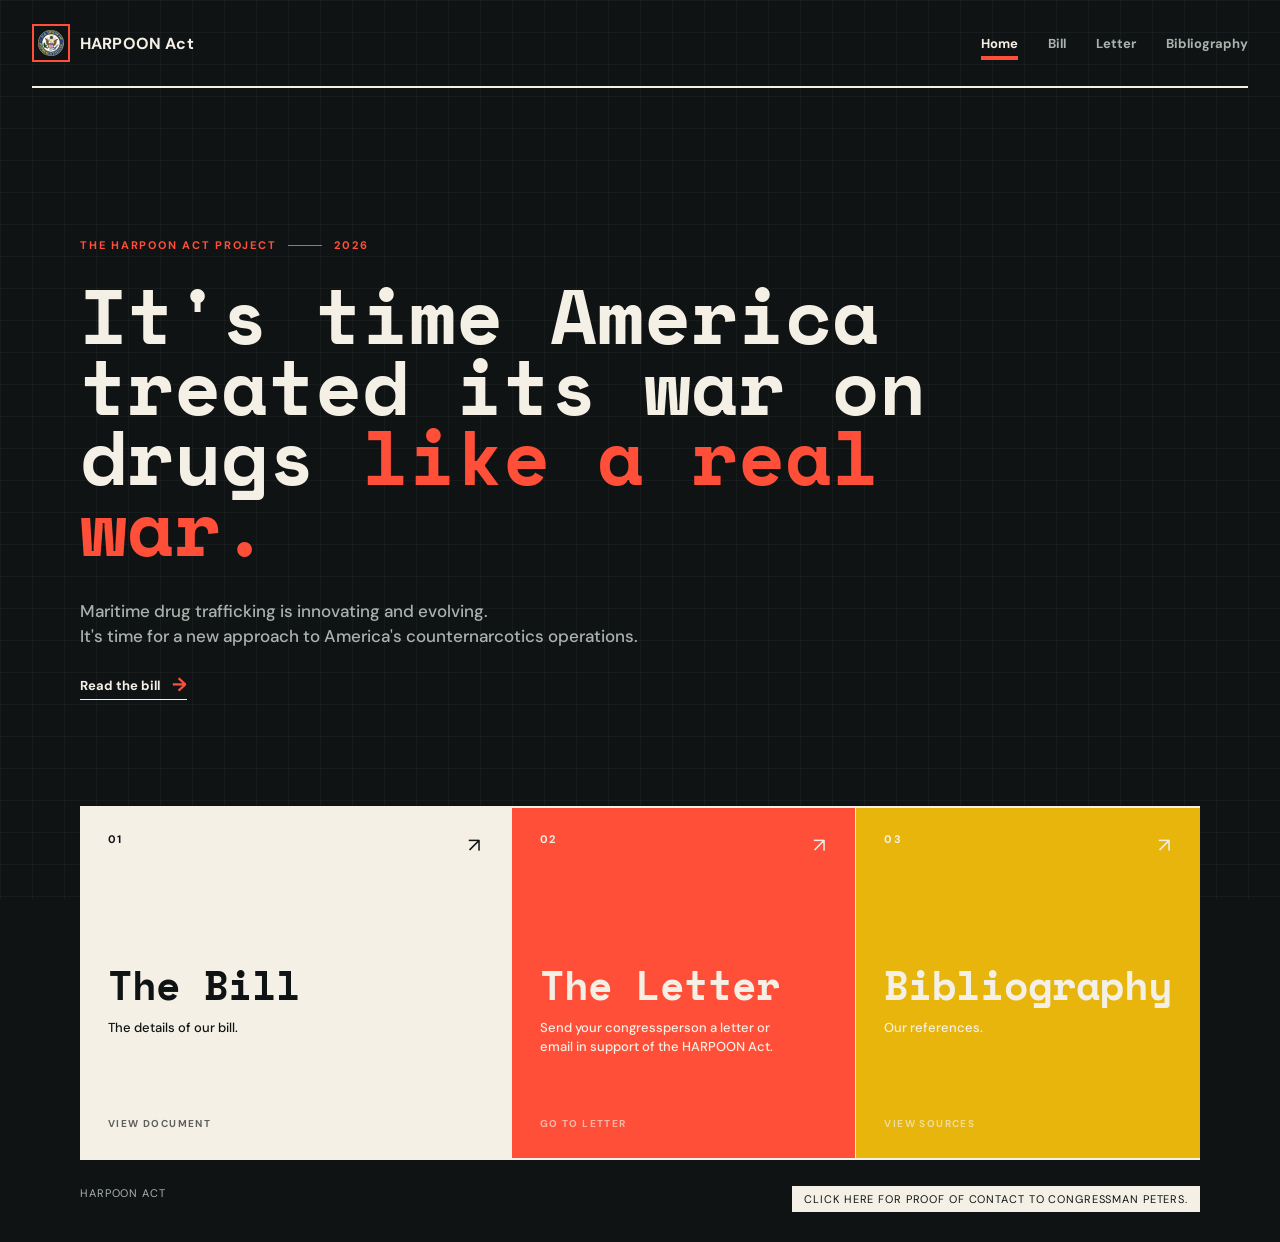
<file: index.html>
<!doctype html>
<html lang="en">
<head>
  <meta charset="utf-8">
  <meta name="viewport" content="width=device-width, initial-scale=1">
  <meta name="description" content="A working notebook for the HARPOON Act project.">
  <title>HARPOON Act</title>
  <link rel="preconnect" href="https://fonts.googleapis.com">
  <link rel="preconnect" href="https://fonts.gstatic.com" crossorigin>
  <link href="https://fonts.googleapis.com/css2?family=DM+Sans:wght@400;500;700&family=Space+Mono:wght@400;700&display=swap" rel="stylesheet">
  <link rel="stylesheet" href="styles.css">
  <link rel="icon" type="image/png" href="assets/secwar.png">
</head>
<body>
  <header class="site-header">
    <a class="brand" href="index.html" aria-label="HARPOON Act home"><span class="brand-mark"><img src="assets/house-seal.svg" alt="House of Representatives seal"></span><span>HARPOON Act</span></a>
    <nav class="site-nav" aria-label="Main navigation">
      <a class="active" href="index.html" aria-current="page">Home</a><a href="bill.html">Bill</a><a href="letter.html">Letter</a><a href="bibliography.html">Bibliography</a>
    </nav>
  </header>
  <main>
    <section class="hero page-width">
      <p class="eyebrow">The HARPOON Act project <span></span> 2026</p>
      <h1>It's time America treated its war on drugs <em>like a real war.</em></h1>
      <p class="hero-intro">Maritime drug trafficking is innovating and evolving. <span class="nowrap-sentence">It's time for a new approach to America's counternarcotics operations.</span></p>
      <a class="text-link" href="bill.html">Read the bill <span aria-hidden="true">→</span></a>
    </section>
    <section class="home-grid page-width" aria-label="Project sections">
      <a class="feature-panel panel-bill" href="bill.html"><div class="panel-top"><span>01</span><span class="arrow">↗</span></div><h2>The Bill</h2><p>The details of our bill.</p><span class="panel-label">View document</span></a>
      <a class="feature-panel panel-letter" href="letter.html"><div class="panel-top"><span>02</span><span class="arrow">↗</span></div><h2>The Letter</h2><p>Send your congressperson a letter or email in support of the HARPOON Act.</p><span class="panel-label">Go to letter</span></a>
      <a class="feature-panel panel-sources" href="bibliography.html"><div class="panel-top"><span>03</span><span class="arrow">↗</span></div><h2>Bibliography</h2><p>Our references.</p><span class="panel-label">View sources</span></a>
    </section>
  </main>
  <footer class="site-footer page-width"><span>HARPOON Act</span><a class="proof-link" href="proof-of-letter.html">Click here for proof of contact to Congressman Peters.</a></footer>
</body>
</html>
</file>
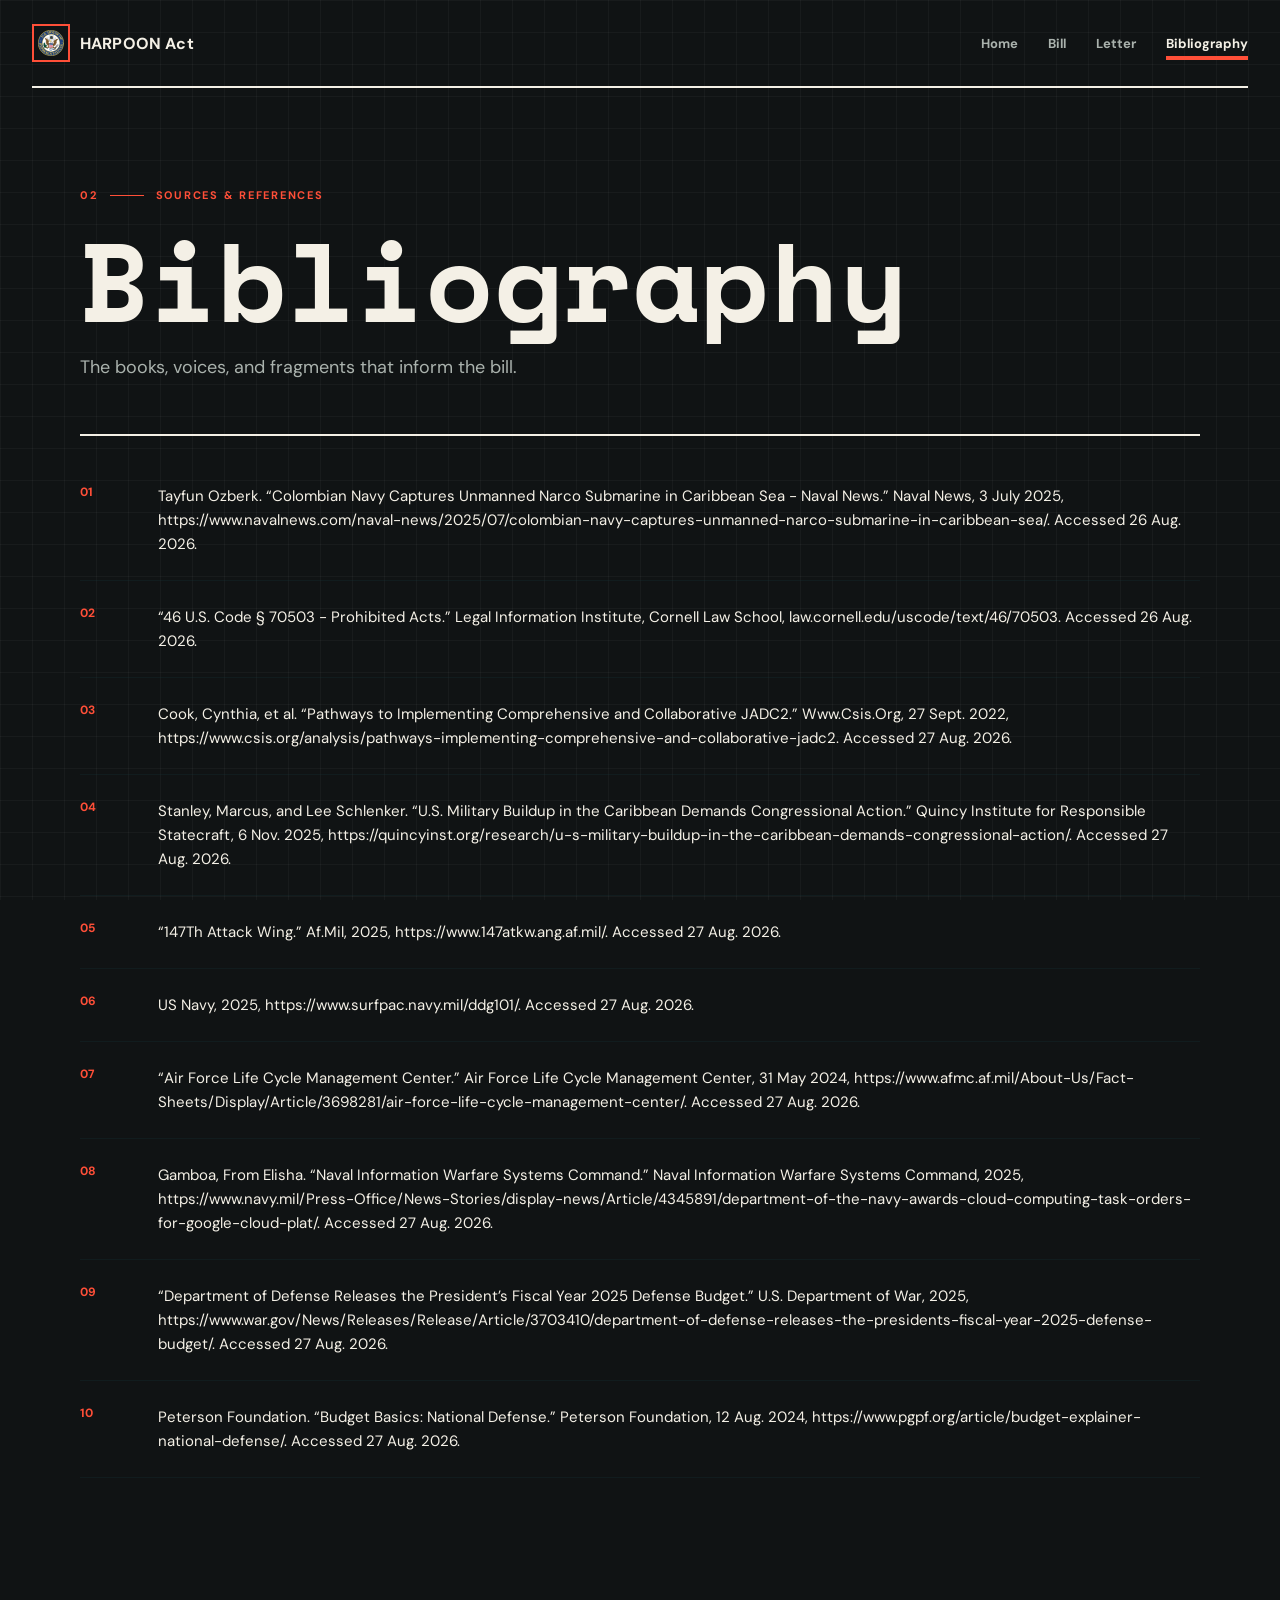
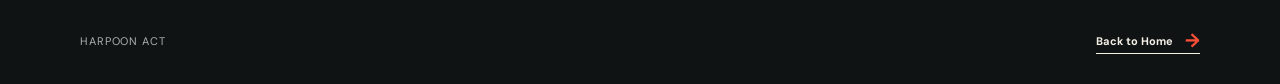
<file: bibliography.html>
<!doctype html>
<html lang="en">
<head><meta charset="utf-8"><meta name="viewport" content="width=device-width, initial-scale=1"><title>HARPOON Act</title><link rel="preconnect" href="https://fonts.googleapis.com"><link rel="preconnect" href="https://fonts.gstatic.com" crossorigin><link href="https://fonts.googleapis.com/css2?family=DM+Sans:wght@400;500;700&family=Space+Mono:wght@400;700&display=swap" rel="stylesheet"><link rel="stylesheet" href="styles.css"><link rel="icon" type="image/png" href="assets/secwar.png"></head>
<body>
  <header class="site-header"><a class="brand" href="index.html" aria-label="HARPOON Act home"><span class="brand-mark"><img src="assets/house-seal.svg" alt="House of Representatives seal"></span><span>HARPOON Act</span></a><nav class="site-nav" aria-label="Main navigation"><a href="index.html">Home</a><a href="bill.html">Bill</a><a href="letter.html">Letter</a><a class="active" href="bibliography.html" aria-current="page">Bibliography</a></nav></header>
  <main class="page-width inner-page"><p class="eyebrow">02 <span></span> Sources &amp; references</p><h1>Bibliography</h1><p class="lede">The books, voices, and fragments that inform the bill.</p><div class="rule"></div><div class="source-list"><div class="source-item"><span class="source-number">01</span><p class="citation">Tayfun Ozberk. &ldquo;Colombian Navy Captures Unmanned Narco Submarine in Caribbean Sea - Naval News.&rdquo; Naval News, 3 July 2025, https://www.navalnews.com/naval-news/2025/07/colombian-navy-captures-unmanned-narco-submarine-in-caribbean-sea/. Accessed 26 Aug. 2026.</p></div><div class="source-item"><span class="source-number">02</span><p class="citation">&ldquo;46 U.S. Code &sect; 70503 - Prohibited Acts.&rdquo; Legal Information Institute, Cornell Law School, law.cornell.edu/uscode/text/46/70503. Accessed 26 Aug. 2026.</p></div><div class="source-item"><span class="source-number">03</span><p class="citation">Cook, Cynthia, et al. &ldquo;Pathways to Implementing Comprehensive and Collaborative JADC2.&rdquo; Www.Csis.Org, 27 Sept. 2022, https://www.csis.org/analysis/pathways-implementing-comprehensive-and-collaborative-jadc2. Accessed 27 Aug. 2026.</p></div><div class="source-item"><span class="source-number">04</span><p class="citation">Stanley, Marcus, and Lee Schlenker. &ldquo;U.S. Military Buildup in the Caribbean Demands Congressional Action.&rdquo; Quincy Institute for Responsible Statecraft, 6 Nov. 2025, https://quincyinst.org/research/u-s-military-buildup-in-the-caribbean-demands-congressional-action/. Accessed 27 Aug. 2026.</p></div><div class="source-item"><span class="source-number">05</span><p class="citation">&ldquo;147Th Attack Wing.&rdquo; Af.Mil, 2025, https://www.147atkw.ang.af.mil/. Accessed 27 Aug. 2026.</p></div><div class="source-item"><span class="source-number">06</span><p class="citation">US Navy, 2025, https://www.surfpac.navy.mil/ddg101/. Accessed 27 Aug. 2026.</p></div><div class="source-item"><span class="source-number">07</span><p class="citation">&ldquo;Air Force Life Cycle Management Center.&rdquo; Air Force Life Cycle Management Center, 31 May 2024, https://www.afmc.af.mil/About-Us/Fact-Sheets/Display/Article/3698281/air-force-life-cycle-management-center/. Accessed 27 Aug. 2026.</p></div><div class="source-item"><span class="source-number">08</span><p class="citation">Gamboa, From Elisha. &ldquo;Naval Information Warfare Systems Command.&rdquo; Naval Information Warfare Systems Command, 2025, https://www.navy.mil/Press-Office/News-Stories/display-news/Article/4345891/department-of-the-navy-awards-cloud-computing-task-orders-for-google-cloud-plat/. Accessed 27 Aug. 2026.</p></div><div class="source-item"><span class="source-number">09</span><p class="citation">&ldquo;Department of Defense Releases the President&rsquo;s Fiscal Year 2025 Defense Budget.&rdquo; U.S. Department of War, 2025, https://www.war.gov/News/Releases/Release/Article/3703410/department-of-defense-releases-the-presidents-fiscal-year-2025-defense-budget/. Accessed 27 Aug. 2026.</p></div><div class="source-item"><span class="source-number">10</span><p class="citation">Peterson Foundation. &ldquo;Budget Basics: National Defense.&rdquo; Peterson Foundation, 12 Aug. 2024, https://www.pgpf.org/article/budget-explainer-national-defense/. Accessed 27 Aug. 2026.</p></div></div></main>
  <footer class="site-footer page-width"><span>HARPOON Act</span><a class="text-link" href="index.html">Back to Home <span aria-hidden="true">→</span></a></footer>
</body>
</html>
</file>
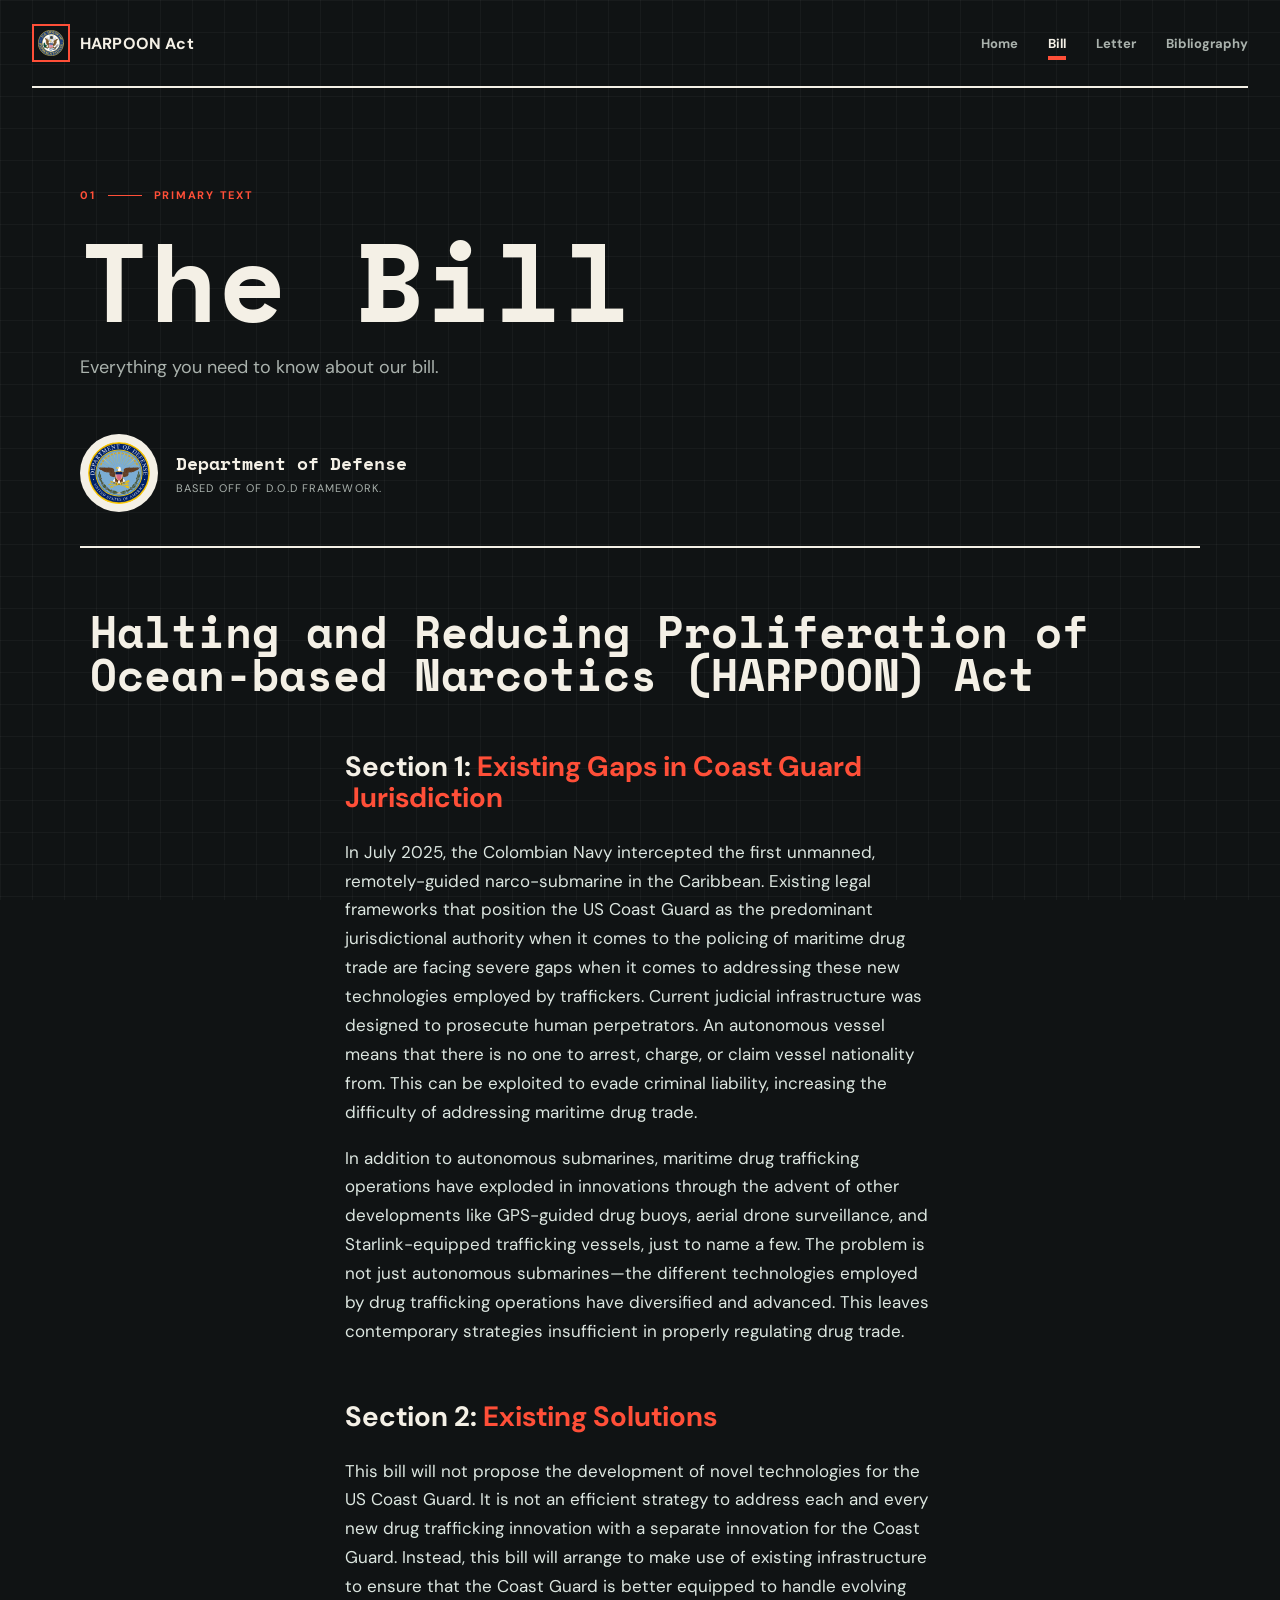
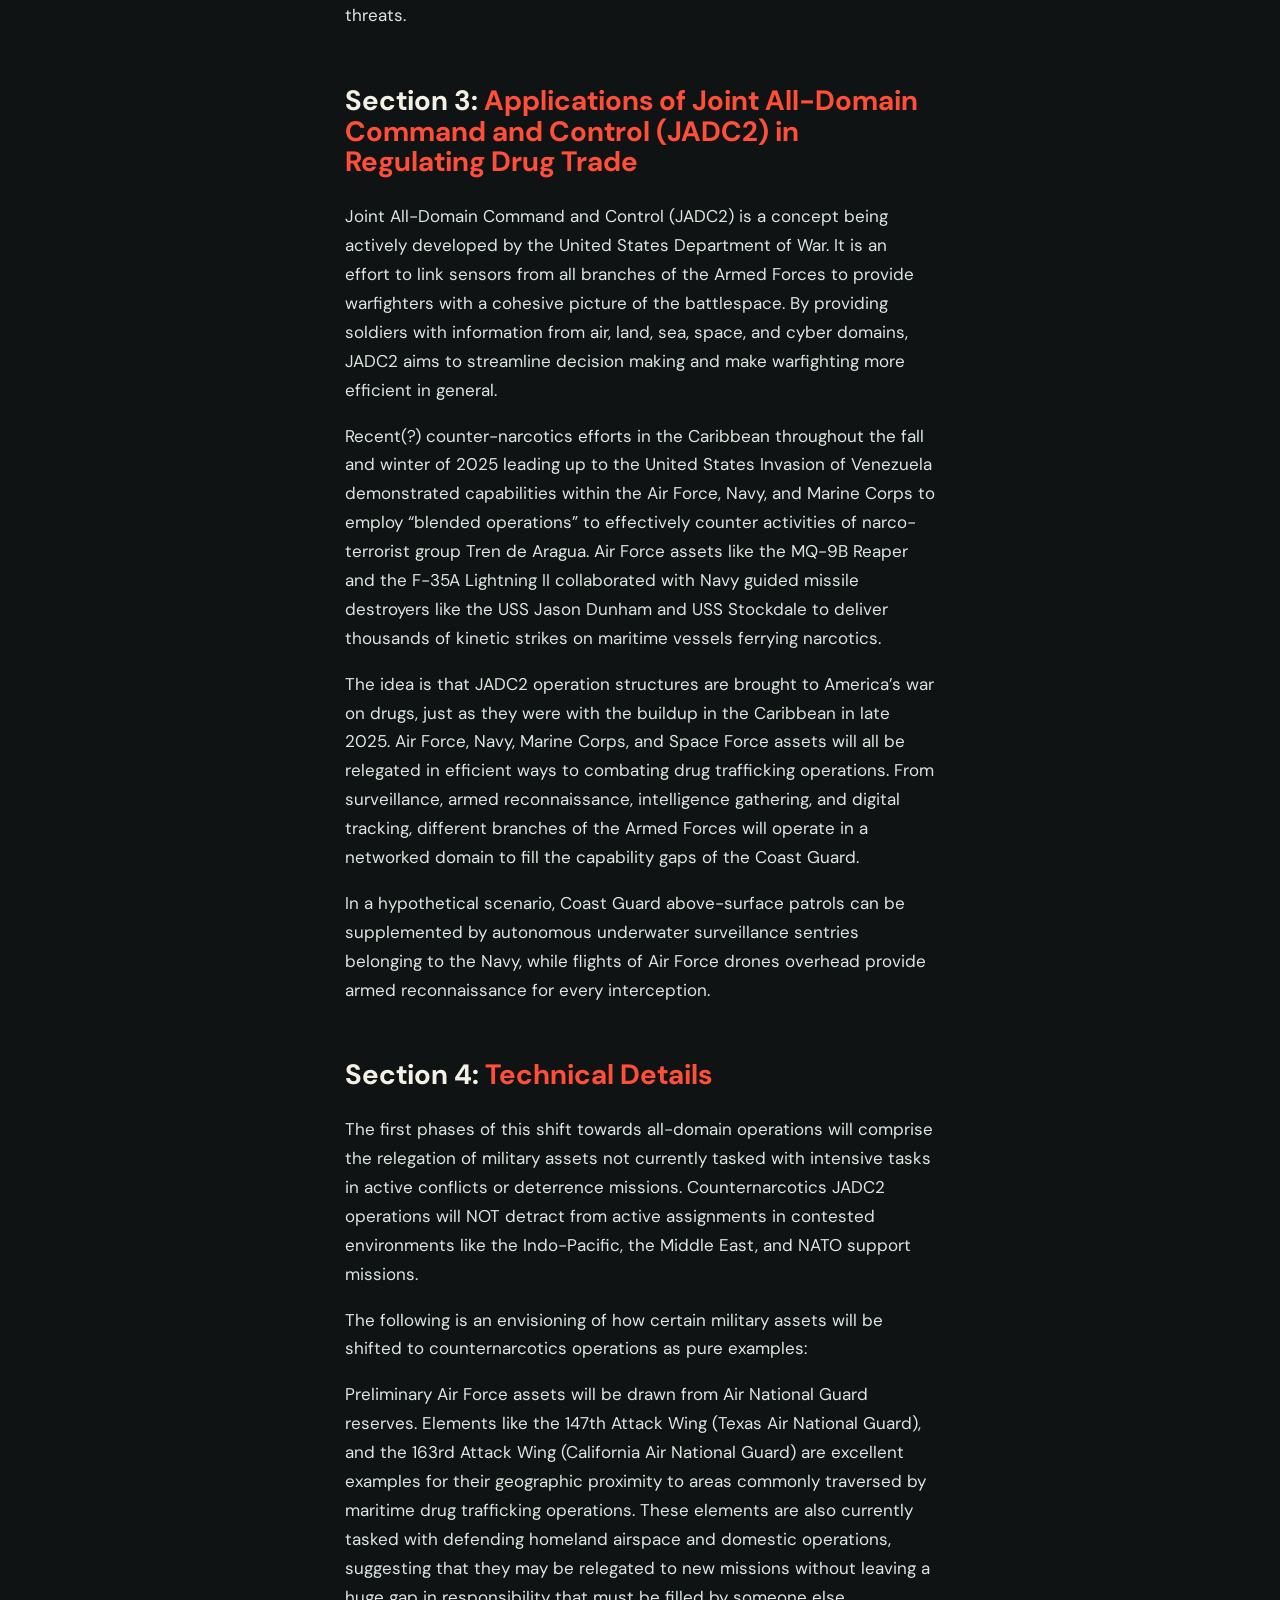
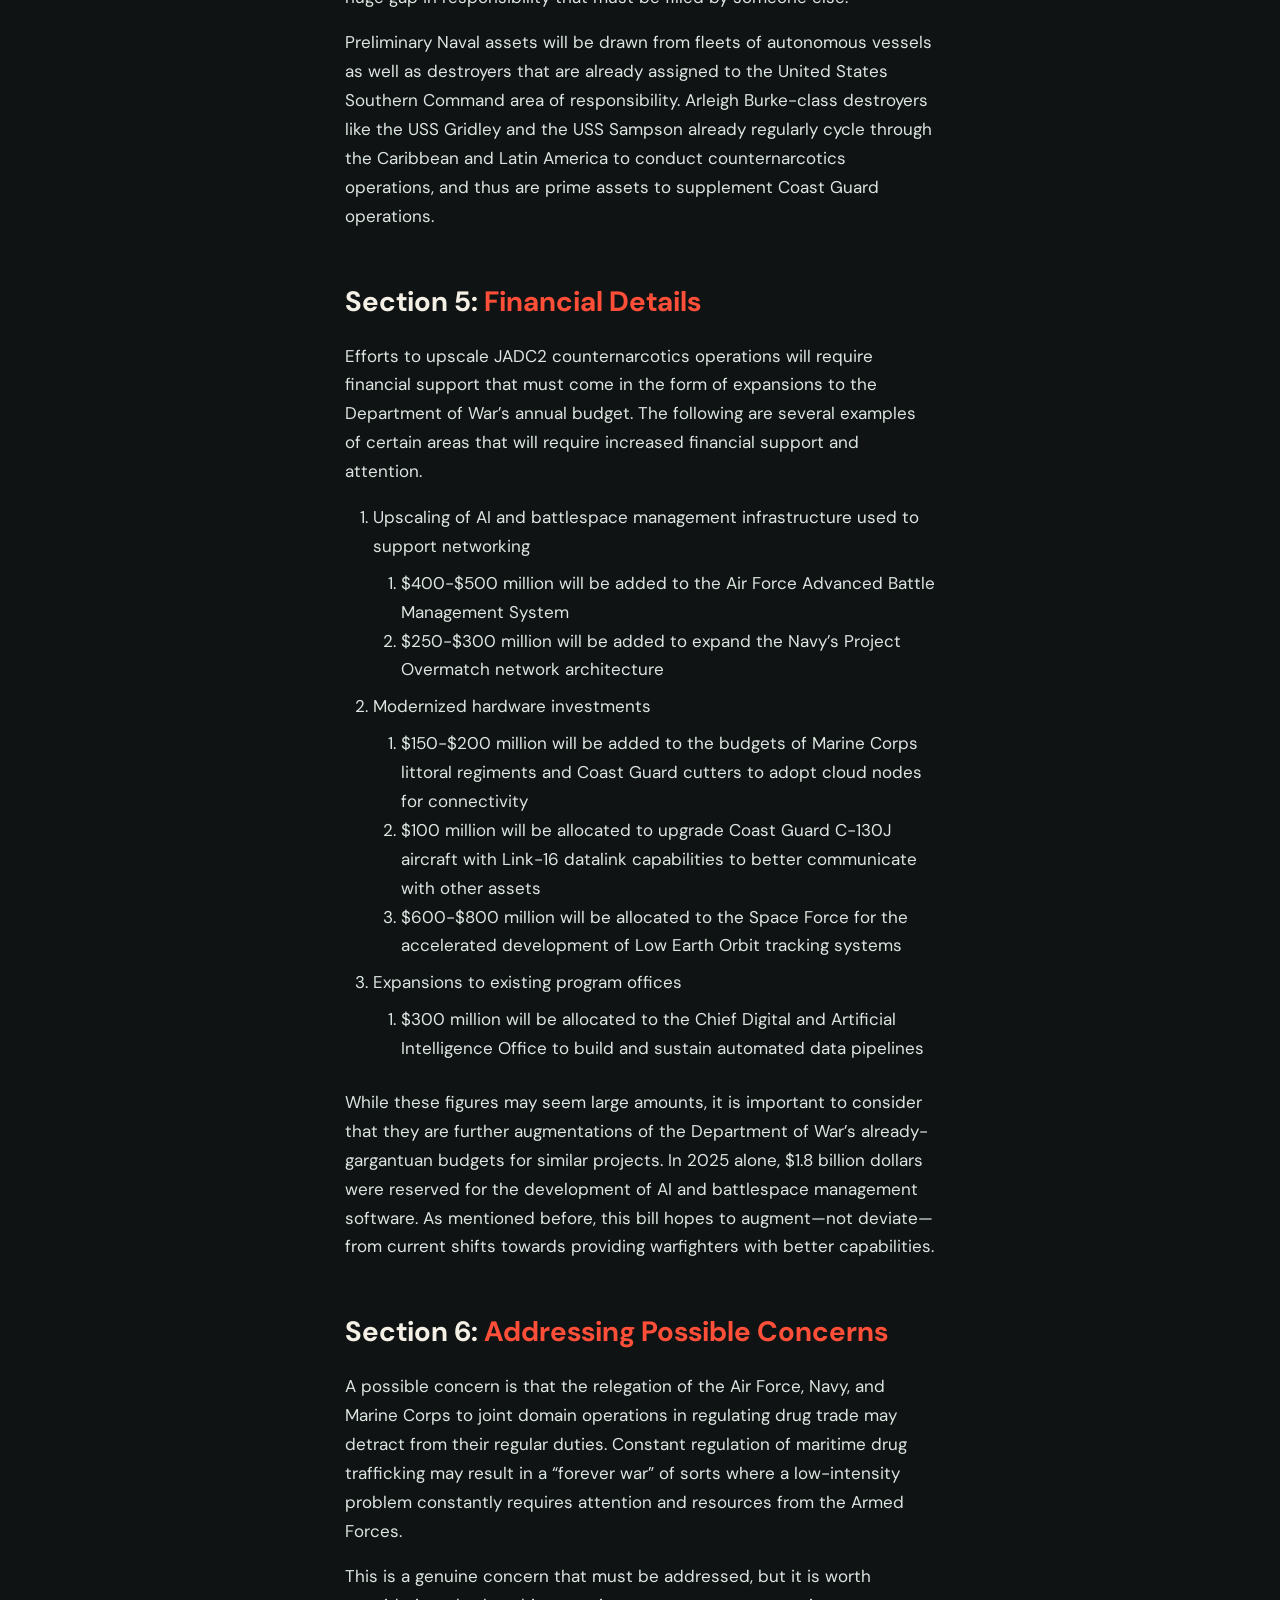
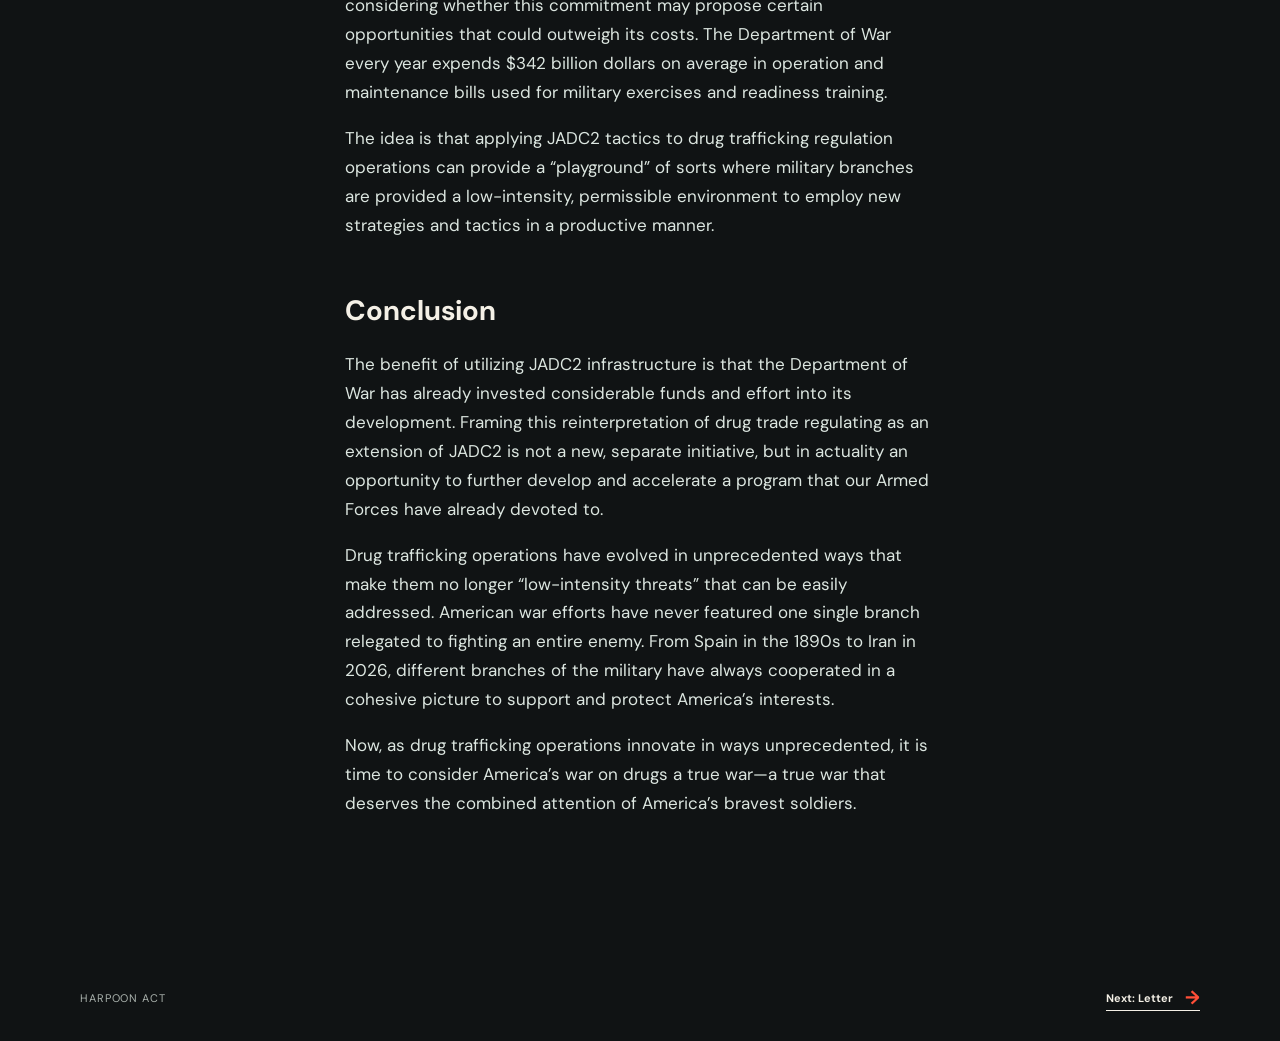
<file: bill.html>
<!doctype html>
<html lang="en">
<head><meta charset="utf-8"><meta name="viewport" content="width=device-width, initial-scale=1"><title>HARPOON Act</title><link rel="preconnect" href="https://fonts.googleapis.com"><link rel="preconnect" href="https://fonts.gstatic.com" crossorigin><link href="https://fonts.googleapis.com/css2?family=DM+Sans:wght@400;500;700&family=Space+Mono:wght@400;700&display=swap" rel="stylesheet"><link rel="stylesheet" href="styles.css"><link rel="icon" type="image/png" href="assets/secwar.png"></head>
<body>
  <header class="site-header"><a class="brand" href="index.html" aria-label="HARPOON Act home"><span class="brand-mark"><img src="assets/house-seal.svg" alt="House of Representatives seal"></span><span>HARPOON Act</span></a><nav class="site-nav" aria-label="Main navigation"><a href="index.html">Home</a><a class="active" href="bill.html" aria-current="page">Bill</a><a href="letter.html">Letter</a><a href="bibliography.html">Bibliography</a></nav></header>
  <main class="page-width inner-page"><p class="eyebrow">01 <span></span> Primary text</p><h1>The Bill</h1><p class="lede">Everything you need to know about our bill.</p><div class="agency-mark"><img src="assets/dod-seal.svg" alt="United States Department of Defense seal"><div><strong>Department of Defense</strong><span>Based off of D.O.D framework.</span></div></div><div class="rule"></div><article class="reading-column"><h2>Halting and Reducing Proliferation of Ocean-based Narcotics (HARPOON) Act</h2><section><h3>Section 1: <span class="section-name">Existing Gaps in Coast Guard Jurisdiction</span></h3><p>In July 2025, the Colombian Navy intercepted the first unmanned, remotely-guided narco-submarine in the Caribbean. Existing legal frameworks that position the US Coast Guard as the predominant jurisdictional authority when it comes to the policing of maritime drug trade are facing severe gaps when it comes to addressing these new technologies employed by traffickers. Current judicial infrastructure was designed to prosecute human perpetrators. An autonomous vessel means that there is no one to arrest, charge, or claim vessel nationality from. This can be exploited to evade criminal liability, increasing the difficulty of addressing maritime drug trade.</p><p>In addition to autonomous submarines, maritime drug trafficking operations have exploded in innovations through the advent of other developments like GPS-guided drug buoys, aerial drone surveillance, and Starlink-equipped trafficking vessels, just to name a few.
The problem is not just autonomous submarines—the different technologies employed by drug trafficking operations have diversified and advanced. This leaves contemporary strategies insufficient in properly regulating drug trade.</p></section><section><h3>Section 2: <span class="section-name">Existing Solutions</span></h3><p>This bill will not propose the development of novel technologies for the US Coast Guard. It is not an efficient strategy to address each and every new drug trafficking innovation with a separate innovation for the Coast Guard. Instead, this bill will arrange to make use of existing infrastructure to ensure that the Coast Guard is better equipped to handle evolving threats.</p></section><section><h3>Section 3: <span class="section-name">Applications of Joint All-Domain Command and Control (JADC2) in Regulating Drug Trade</span></h3><p>Joint All-Domain Command and Control (JADC2) is a concept being actively developed by the United States Department of War. It is an effort to link sensors from all branches of the Armed Forces to provide warfighters with a cohesive picture of the battlespace. By providing soldiers with information from air, land, sea, space, and cyber domains, JADC2 aims to streamline decision making and make warfighting more efficient in general.</p><p>Recent(?) counter-narcotics efforts in the Caribbean throughout the fall and winter of 2025 leading up to the United States Invasion of Venezuela demonstrated capabilities within the Air Force, Navy, and Marine Corps to employ “blended operations” to effectively counter activities of narco-terrorist group Tren de Aragua. Air Force assets like the MQ-9B Reaper and the F-35A Lightning II collaborated with Navy guided missile destroyers like the USS Jason Dunham and USS Stockdale to deliver thousands of kinetic strikes on maritime vessels ferrying narcotics.</p><p>The idea is that JADC2 operation structures are brought to America’s war on drugs, just as they were with the buildup in the Caribbean in late 2025. Air Force, Navy, Marine Corps, and Space Force assets will all be relegated in efficient ways to combating drug trafficking operations. From surveillance, armed reconnaissance, intelligence gathering, and digital tracking, different branches of the Armed Forces will operate in a networked domain to fill the capability gaps of the Coast Guard.</p><p>In a hypothetical scenario, Coast Guard above-surface patrols can be supplemented by autonomous underwater surveillance sentries belonging to the Navy, while flights of Air Force drones overhead provide armed reconnaissance for every interception.</p></section><section><h3>Section 4: <span class="section-name">Technical Details</span></h3><p>The first phases of this shift towards all-domain operations will comprise the relegation of military assets not currently tasked with intensive tasks in active conflicts or deterrence missions. Counternarcotics JADC2 operations will NOT detract from active assignments in contested environments like the Indo-Pacific, the Middle East, and NATO support missions.</p><p>The following is an envisioning of how certain military assets will be shifted to counternarcotics operations as pure examples:</p><p>Preliminary Air Force assets will be drawn from Air National Guard reserves. Elements like the 147th Attack Wing (Texas Air National Guard), and the 163rd Attack Wing (California Air National Guard) are excellent examples for their geographic proximity to areas commonly traversed by maritime drug trafficking operations. These elements are also currently tasked with defending homeland airspace and domestic operations, suggesting that they may be relegated to new missions without leaving a huge gap in responsibility that must be filled by someone else.</p><p>Preliminary Naval assets will be drawn from fleets of autonomous vessels as well as destroyers that are already assigned to the United States Southern Command area of responsibility. Arleigh Burke-class destroyers like the USS Gridley and the USS Sampson already regularly cycle through the Caribbean and Latin America to conduct counternarcotics operations, and thus are prime assets to supplement Coast Guard operations.</p></section><section><h3>Section 5: <span class="section-name">Financial Details</span></h3><p>Efforts to upscale JADC2 counternarcotics operations will require financial support that must come in the form of expansions to the Department of War’s annual budget. The following are several examples of certain areas that will require increased financial support and attention.</p><ol><li>Upscaling of AI and battlespace management infrastructure used to support networking<ol><li>$400-$500 million will be added to the Air Force Advanced Battle Management System</li><li>$250-$300 million will be added to expand the Navy’s Project Overmatch network architecture</li></ol></li><li>Modernized hardware investments<ol><li>$150-$200 million will be added to the budgets of Marine Corps littoral regiments and Coast Guard cutters to adopt cloud nodes for connectivity</li><li>$100 million will be allocated to upgrade Coast Guard C-130J aircraft with Link-16 datalink capabilities to better communicate with other assets</li><li>$600-$800 million will be allocated to the Space Force for the accelerated development of Low Earth Orbit tracking systems</li></ol></li><li>Expansions to existing program offices<ol><li>$300 million will be allocated to the Chief Digital and Artificial Intelligence Office to build and sustain automated data pipelines</li></ol></li></ol><p>While these figures may seem large amounts, it is important to consider that they are further augmentations of the Department of War’s already-gargantuan budgets for similar projects. In 2025 alone, $1.8 billion dollars were reserved for the development of AI and battlespace management software. As mentioned before, this bill hopes to augment—not deviate—from current shifts towards providing warfighters with better capabilities.</p></section><section><h3>Section 6: <span class="section-name">Addressing Possible Concerns</span></h3><p>A possible concern is that the relegation of the Air Force, Navy, and Marine Corps to joint domain operations in regulating drug trade may detract from their regular duties. Constant regulation of maritime drug trafficking may result in a “forever war” of sorts where a low-intensity problem constantly requires attention and resources from the Armed Forces.</p><p>This is a genuine concern that must be addressed, but it is worth considering whether this commitment may propose certain opportunities that could outweigh its costs. The Department of War every year expends $342 billion dollars on average in operation and maintenance bills used for military exercises and readiness training.</p><p>The idea is that applying JADC2 tactics to drug trafficking regulation operations can provide a “playground” of sorts where military branches are provided a low-intensity, permissible environment to employ new strategies and tactics in a productive manner.</p></section><section><h3>Conclusion</h3><p>The benefit of utilizing JADC2 infrastructure is that the Department of War has already invested considerable funds and effort into its development. Framing this reinterpretation of drug trade regulating as an extension of JADC2 is not a new, separate initiative, but in actuality an opportunity to further develop and accelerate a program that our Armed Forces have already devoted to.</p><p>Drug trafficking operations have evolved in unprecedented ways that make them no longer “low-intensity threats” that can be easily addressed. American war efforts have never featured one single branch relegated to fighting an entire enemy. From Spain in the 1890s to Iran in 2026, different branches of the military have always cooperated in a cohesive picture to support and protect America’s interests.</p><p>Now, as drug trafficking operations innovate in ways unprecedented, it is time to consider America’s war on drugs a true war—a true war that deserves the combined attention of America’s bravest soldiers.</p></section></article></main>
  <footer class="site-footer page-width"><span>HARPOON Act</span><a class="text-link" href="letter.html">Next: Letter <span aria-hidden="true">→</span></a></footer>
</body>
</html>
</file>
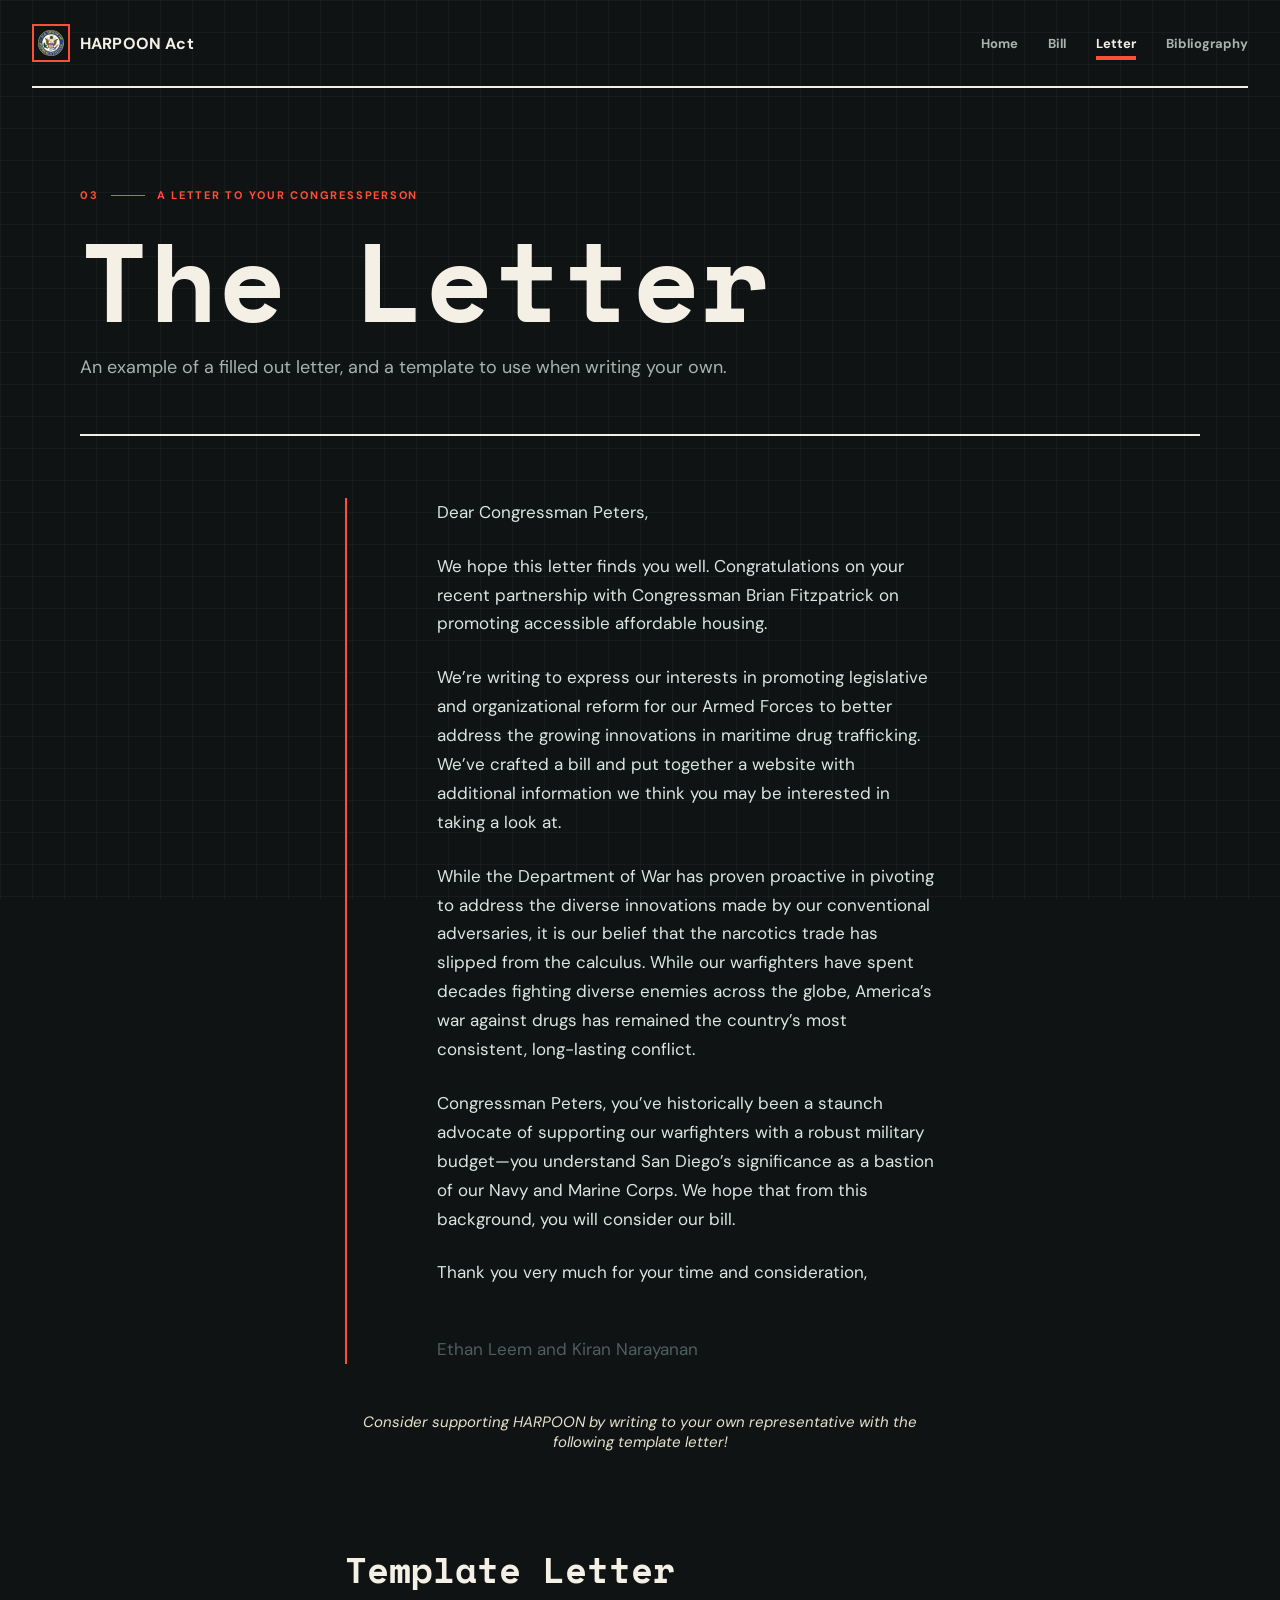
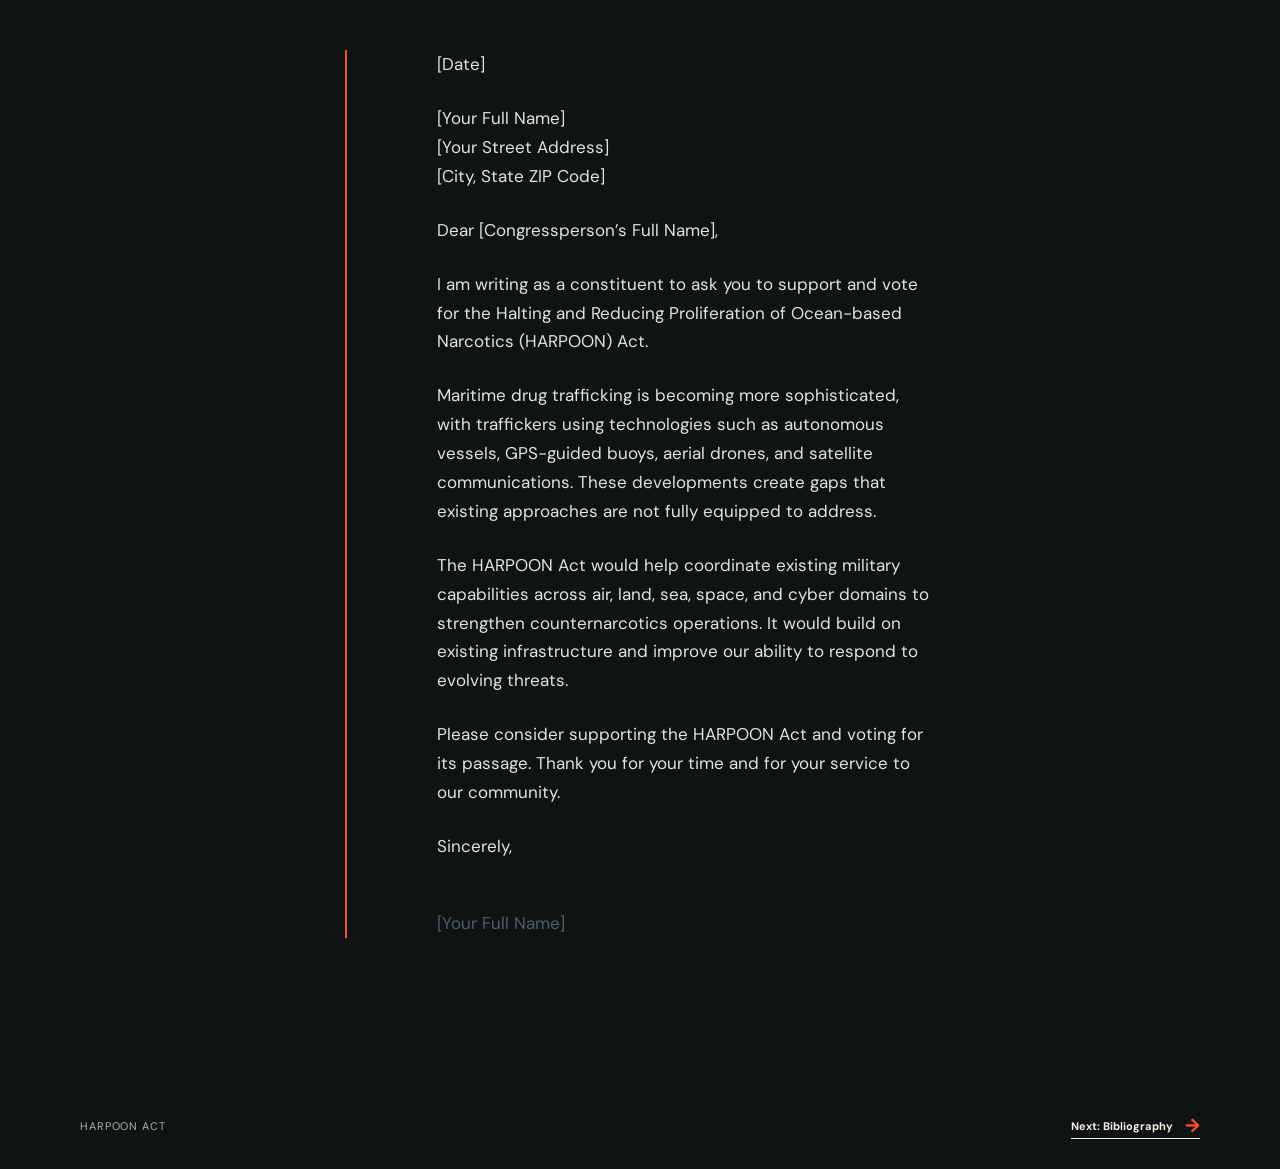
<file: letter.html>
<!doctype html>
<html lang="en">
<head><meta charset="utf-8"><meta name="viewport" content="width=device-width, initial-scale=1"><title>HARPOON Act</title><link rel="preconnect" href="https://fonts.googleapis.com"><link rel="preconnect" href="https://fonts.gstatic.com" crossorigin><link href="https://fonts.googleapis.com/css2?family=DM+Sans:wght@400;500;700&family=Space+Mono:wght@400;700&display=swap" rel="stylesheet"><link rel="stylesheet" href="styles.css"><link rel="icon" type="image/png" href="assets/secwar.png"></head>
<body>
  <header class="site-header"><a class="brand" href="index.html" aria-label="HARPOON Act home"><span class="brand-mark"><img src="assets/house-seal.svg" alt="House of Representatives seal"></span><span>HARPOON Act</span></a><nav class="site-nav" aria-label="Main navigation"><a href="index.html">Home</a><a href="bill.html">Bill</a><a class="active" href="letter.html" aria-current="page">Letter</a><a href="bibliography.html">Bibliography</a></nav></header>
  <main class="page-width inner-page"><p class="eyebrow">03 <span></span> A letter to your congressperson</p><h1>The Letter</h1><p class="lede">An example of a filled out letter, and a template to use when writing your own.</p><div class="rule"></div><article class="letter-sheet"><p>Dear Congressman Peters,</p><p>We hope this letter finds you well. Congratulations on your recent partnership with Congressman Brian Fitzpatrick on promoting accessible affordable housing.</p><p>We&rsquo;re writing to express our interests in promoting legislative and organizational reform for our Armed Forces to better address the growing innovations in maritime drug trafficking. We&rsquo;ve crafted a bill and put together a website with additional information we think you may be interested in taking a look at.</p><p>While the Department of War has proven proactive in pivoting to address the diverse innovations made by our conventional adversaries, it is our belief that the narcotics trade has slipped from the calculus. While our warfighters have spent decades fighting diverse enemies across the globe, America&rsquo;s war against drugs has remained the country&rsquo;s most consistent, long-lasting conflict.</p><p>Congressman Peters, you&rsquo;ve historically been a staunch advocate of supporting our warfighters with a robust military budget&mdash;you understand San Diego&rsquo;s significance as a bastion of our Navy and Marine Corps. We hope that from this background, you will consider our bill.</p><p>Thank you very much for your time and consideration,</p><p class="signature">Ethan Leem and Kiran Narayanan</p></article><p class="letter-blurb">Consider supporting HARPOON by writing to your own representative with the following template letter!</p><section class="letter-template"><h2>Template Letter</h2><article class="letter-sheet"><p>[Date]</p><p>[Your Full Name]<br>[Your Street Address]<br>[City, State ZIP Code]</p><p>Dear [Congressperson&rsquo;s Full Name],</p><p>I am writing as a constituent to ask you to support and vote for the Halting and Reducing Proliferation of Ocean-based Narcotics (HARPOON) Act.</p><p>Maritime drug trafficking is becoming more sophisticated, with traffickers using technologies such as autonomous vessels, GPS-guided buoys, aerial drones, and satellite communications. These developments create gaps that existing approaches are not fully equipped to address.</p><p>The HARPOON Act would help coordinate existing military capabilities across air, land, sea, space, and cyber domains to strengthen counternarcotics operations. It would build on existing infrastructure and improve our ability to respond to evolving threats.</p><p>Please consider supporting the HARPOON Act and voting for its passage. Thank you for your time and for your service to our community.</p><p>Sincerely,</p><p class="signature">[Your Full Name]</p></article></section></main>
  <footer class="site-footer page-width"><span>HARPOON Act</span><a class="text-link" href="bibliography.html">Next: Bibliography <span aria-hidden="true">→</span></a></footer>
</body>
</html>
</file>
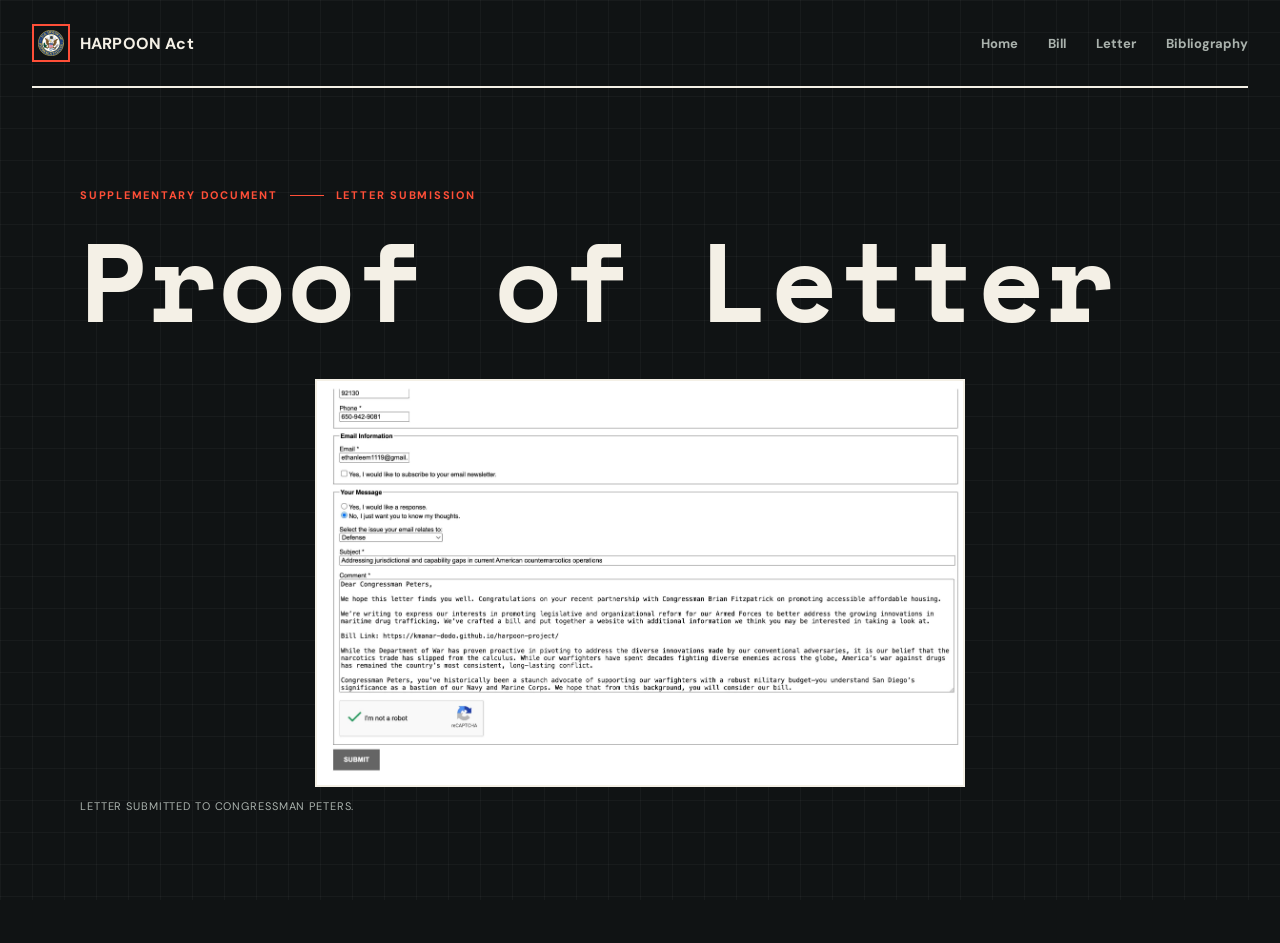
<file: proof-of-letter.html>
<!doctype html>
<html lang="en">
<head>
  <meta charset="utf-8">
  <meta name="viewport" content="width=device-width, initial-scale=1">
  <meta name="description" content="Proof of letter submission for the HARPOON Act.">
  <title>Proof of Letter | HARPOON Act</title>
  <link rel="preconnect" href="https://fonts.googleapis.com">
  <link rel="preconnect" href="https://fonts.gstatic.com" crossorigin>
  <link href="https://fonts.googleapis.com/css2?family=DM+Sans:wght@400;500;700&family=Space+Mono:wght@400;700&display=swap" rel="stylesheet">
  <link rel="stylesheet" href="styles.css">
  <link rel="icon" type="image/png" href="assets/secwar.png">
</head>
<body>
  <header class="site-header">
    <a class="brand" href="index.html" aria-label="HARPOON Act home"><span class="brand-mark"><img src="assets/house-seal.svg" alt="House of Representatives seal"></span><span>HARPOON Act</span></a>
    <nav class="site-nav" aria-label="Main navigation">
      <a href="index.html">Home</a><a href="bill.html">Bill</a><a href="letter.html">Letter</a><a href="bibliography.html">Bibliography</a>
    </nav>
  </header>
  <main class="page-width proof-page">
    <p class="eyebrow">Supplementary document <span></span> Letter submission</p>
    <h1>Proof of Letter</h1>
    <figure class="proof-figure">
      <img src="assets/1000010358.jpg" alt="Completed letter submission form">
      <figcaption>Letter submitted to Congressman Peters.</figcaption>
    </figure>
  </main>
</body>
</html>
</file>
<file: styles.css>
:root { --ink: #f4f0e6; --coral: #ff4f38; --mustard: #e8b50c; --paper: #101314; --muted: #aab2ad; --serif: "Space Mono", "Courier New", monospace; --sans: "DM Sans", sans-serif; }
* { box-sizing: border-box; }
body { margin: 0; min-width: 320px; color: var(--ink); background-color: var(--paper); background-image: linear-gradient(rgba(255,255,255,.035) 1px, transparent 1px), linear-gradient(90deg, rgba(255,255,255,.035) 1px, transparent 1px); background-size: 32px 32px; background-attachment: fixed; font-family: var(--sans); }
a { color: inherit; text-decoration: none; }
.page-width { width: min(1120px, calc(100% - 64px)); margin-inline: auto; }
.site-header { width: min(1248px, calc(100% - 64px)); margin: 0 auto; padding: 24px 0; display: flex; align-items: center; justify-content: space-between; border-bottom: 2px solid var(--ink); }
.brand { display: inline-flex; align-items: center; gap: 10px; font-weight: 700; letter-spacing: .01em; }
.brand-mark { display: grid; place-items: center; width: 38px; height: 38px; padding: 4px; background: var(--paper); border: 2px solid var(--coral); }
.brand-mark img { display: block; width: 100%; height: 100%; object-fit: contain; transform: rotate(4deg); }
.site-nav { display: flex; gap: 30px; font-size: 13px; font-weight: 700; }
.site-nav a { position: relative; padding: 8px 0; color: var(--muted); }
.site-nav a:hover, .site-nav a.active { color: var(--ink); }
.site-nav a.active::after { position: absolute; right: 0; bottom: 0; left: 0; height: 4px; background: var(--coral); content: ""; }
.header-note { color: var(--muted); font-size: 11px; letter-spacing: .08em; text-transform: uppercase; }
.hero { padding: clamp(80px, 13vw, 150px) 0 106px; }
.eyebrow { display: flex; align-items: center; gap: 12px; margin: 0 0 28px; color: var(--coral); font-size: 11px; font-weight: 700; letter-spacing: .16em; text-transform: uppercase; }
.eyebrow span { width: 34px; height: 1px; background: var(--coral); }
h1, h2 { font-family: var(--serif); font-weight: 500; letter-spacing: 0; }
.hero h1 { max-width: 900px; margin: 0; font-size: clamp(40px, 6vw, 80px); line-height: .92; font-weight: 700; }
h1 em { color: var(--coral); font-style: normal; }
.hero-intro { max-width: 420px; margin: 36px 0 24px; color: var(--muted); font-size: 17px; line-height: 1.5; font-weight: 500; }
.nowrap-sentence { white-space: nowrap; }
.text-link { display: inline-flex; align-items: center; gap: 12px; border-bottom: 1px solid var(--ink); padding-bottom: 5px; font-size: 13px; font-weight: 700; }
.text-link span { color: var(--coral); font-size: 19px; line-height: 10px; transition: transform .2s ease; }
.text-link:hover span { transform: translateX(4px); }
.home-grid { display: grid; grid-template-columns: 1.25fr 1fr 1fr; border-top: 2px solid var(--ink); border-bottom: 2px solid var(--ink); }
.feature-panel { position: relative; min-height: 350px; padding: 24px 28px 28px; display: flex; flex-direction: column; transition: transform .2s ease, color .2s ease; }
.feature-panel + .feature-panel { border-left: 1px solid var(--ink); }
.feature-panel:hover { transform: translateY(-6px); }
.panel-bill { color: var(--paper); background: var(--ink); }
.panel-sources { background: var(--mustard); }
.panel-letter { background: var(--coral); }
.panel-top { display: flex; justify-content: space-between; font-size: 11px; font-weight: 700; letter-spacing: .12em; }
.arrow { font-size: 20px; font-weight: 400; }
.feature-panel h2 { position: absolute; top: 158px; right: 28px; left: 28px; margin: 0; font-size: 40px; line-height: .95; font-weight: 700; white-space: nowrap; }
.feature-panel p { position: absolute; top: 210px; right: 28px; left: 28px; max-width: 260px; margin: 0; font-size: 13px; line-height: 1.5; font-weight: 500; }
.panel-label { position: absolute; right: 28px; bottom: 28px; left: 28px; font-size: 10px; font-weight: 700; letter-spacing: .14em; text-transform: uppercase; opacity: .65; }
.site-footer { margin-top: 26px; padding-bottom: 30px; display: flex; justify-content: space-between; color: var(--muted); font-size: 11px; letter-spacing: .08em; text-transform: uppercase; }
.site-footer .text-link { color: var(--ink); font-size: 11px; letter-spacing: 0; text-transform: none; }
.inner-page { padding: 100px 0 130px; }
.inner-page h1 { margin: 0; font-size: clamp(56px, 9vw, 112px); line-height: .9; font-weight: 700; }
.lede { margin: 24px 0 55px; color: var(--muted); font-size: 18px; }
.rule { height: 2px; background: var(--ink); }
.agency-mark { display: flex; align-items: center; gap: 18px; margin: 0 0 34px; color: var(--ink); }
.agency-mark img { width: 78px; height: 78px; padding: 8px; background: var(--ink); border-radius: 50%; }
.agency-mark div { display: grid; gap: 5px; }
.agency-mark strong { font-family: var(--serif); font-size: 18px; }
.agency-mark span { color: var(--muted); font-size: 11px; letter-spacing: .1em; text-transform: uppercase; }
.reading-column, .letter-sheet { width: min(100%, 590px); margin: 62px auto 0; }
.placeholder-label, .letter-date { color: var(--coral); font-size: 11px; font-weight: 700; letter-spacing: .14em; text-transform: uppercase; }
.reading-column h2 { position: relative; left: 50%; width: min(1100px, calc(100vw - 32px)); margin: 24px 0; font-size: clamp(36px, 4vw, 44px); line-height: .98; font-weight: 700; text-align: left; transform: translateX(-50%); }
.reading-column section { margin-top: 56px; }
.reading-column h3 { margin: 0 0 24px; font-size: 28px; line-height: 1.1; font-weight: 700; }
.reading-column .section-name { color: var(--coral); }
.reading-column p:not(.placeholder-label), .letter-sheet p { color: #dce6e0; font-size: 17px; line-height: 1.7; }
.reading-column ol { margin: 0 0 25px; padding-left: 28px; color: #dce6e0; font-size: 17px; line-height: 1.7; }
.reading-column ol ol { margin: 8px 0 8px; }
.source-list { margin-top: 24px; }
.source-item { display: grid; grid-template-columns: 60px 1fr; gap: 18px; align-items: start; padding: 24px 0; border-bottom: 1px solid rgba(23,59,63,.25); }
.source-number { color: var(--coral); font-size: 12px; font-weight: 700; }
.source-item h2 { margin: 0 0 5px; font-size: 25px; }
.source-item p, .source-status { margin: 0; color: var(--muted); font-size: 12px; line-height: 1.6; }
.source-item .citation { color: var(--ink); font-size: 15px; line-height: 1.6; }
.source-status { letter-spacing: .08em; text-transform: uppercase; }
.letter-sheet { padding-left: 8%; border-left: 2px solid var(--coral); }
.letter-blurb { margin: 48px auto 0; width: min(100%, 590px); color: #e6e0cc; font-size: 15px; font-style: italic; text-align: center; }
.letter-template { margin-top: 100px; }
.letter-template h2 { width: min(100%, 590px); margin: 0 auto 30px; font-size: 36px; line-height: 1; font-weight: 700; }
.letter-sheet p { margin: 0 0 25px; }
.letter-sheet .letter-date { margin-bottom: 50px; }
.letter-sheet .signature { margin-top: 48px; color: #4d5f5e; }
.signature em { font-family: var(--serif); font-size: 32px; }
.proof-link { padding: 6px 12px; color: var(--paper); background: var(--ink); font-size: 11px; letter-spacing: .08em; text-transform: uppercase; }
.proof-link:hover { background: var(--coral); }
.proof-page { padding: 100px 0 130px; }
.proof-page h1 { margin: 0 0 48px; font-size: clamp(56px, 9vw, 112px); line-height: .9; font-weight: 700; }
.proof-figure { margin: 0; }
.proof-figure img { display: block; width: min(60%, 650px); height: auto; margin-inline: auto; border: 2px solid var(--ink); }
.proof-figure figcaption { margin-top: 12px; color: var(--muted); font-size: 11px; letter-spacing: .08em; text-transform: uppercase; }
@media (max-width: 720px) { .page-width, .site-header { width: min(100% - 32px, 1120px); } .site-header { flex-wrap: wrap; gap: 18px; } .header-note { display: none; } .site-nav { order: 3; width: 100%; justify-content: space-between; gap: 10px; } .site-nav a { font-size: 12px; } .hero { padding-top: 76px; padding-bottom: 75px; } .hero h1 { font-size: clamp(40px, 11vw, 58px); } .home-grid { grid-template-columns: 1fr; } .feature-panel { min-height: 290px; } .feature-panel + .feature-panel { border-top: 1px solid var(--ink); border-left: 0; } .feature-panel h2 { top: 90px; font-size: 34px; } .feature-panel p { top: 145px; } .feature-panel .panel-label { bottom: 24px; } .inner-page { padding-top: 72px; } .inner-page h1 { font-size: 68px; } .source-item { grid-template-columns: 38px 1fr; gap: 10px; } .source-status { grid-column: 2; } .letter-sheet { padding-left: 22px; } }
</file>
